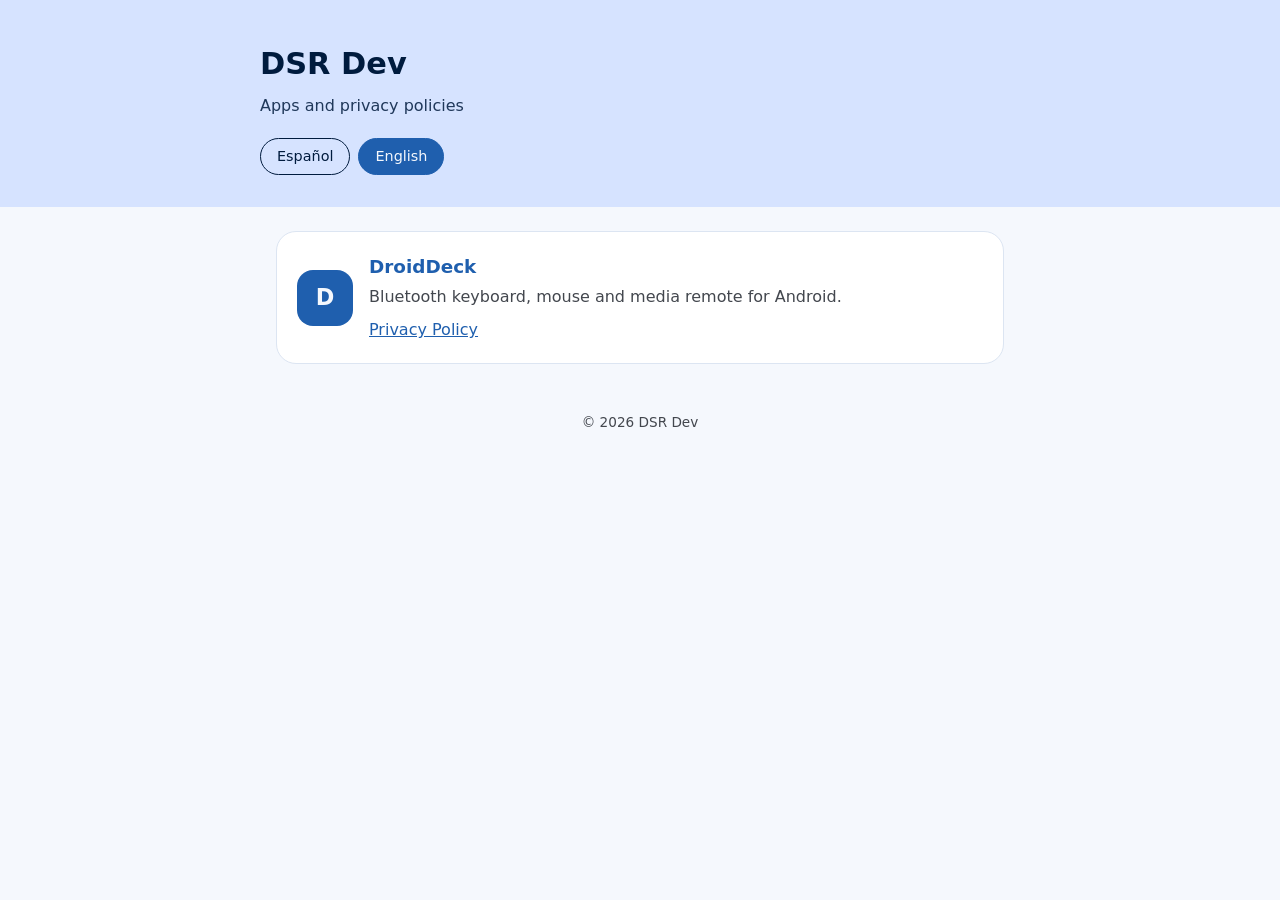
<file: index.html>
<!doctype html>
<html lang="es">
<head>
  <meta charset="utf-8">
  <meta name="viewport" content="width=device-width, initial-scale=1">
  <title>DSR Dev · Apps</title>
  <meta name="description" content="Apps de DSR Dev y sus políticas de privacidad.">
  <link rel="stylesheet" href="assets/style.css">
</head>
<body>
  <header>
    <div class="wrap">
      <h1>DSR Dev</h1>
      <p data-lang="es">Apps y políticas de privacidad</p>
      <p data-lang="en" hidden>Apps and privacy policies</p>
      <div class="lang" role="group" aria-label="Idioma / Language">
        <button type="button" data-set-lang="es" aria-pressed="true">Español</button>
        <button type="button" data-set-lang="en" aria-pressed="false">English</button>
      </div>
    </div>
  </header>

  <main class="wrap">
    <div class="apps">
      <section class="app-card">
        <div class="app-icon" aria-hidden="true">D</div>
        <div>
          <h2>DroidDeck</h2>
          <p data-lang="es">Teclado, mouse y control multimedia Bluetooth para Android.</p>
          <p data-lang="en" hidden>Bluetooth keyboard, mouse and media remote for Android.</p>
          <div class="links">
            <a href="droid-deck/privacy/" data-lang="es">Política de privacidad</a>
            <a href="droid-deck/privacy/" data-lang="en" hidden>Privacy Policy</a>
          </div>
        </div>
      </section>
    </div>
  </main>

  <footer>© 2026 DSR Dev</footer>

  <script src="assets/lang.js"></script>
</body>
</html>
</file>
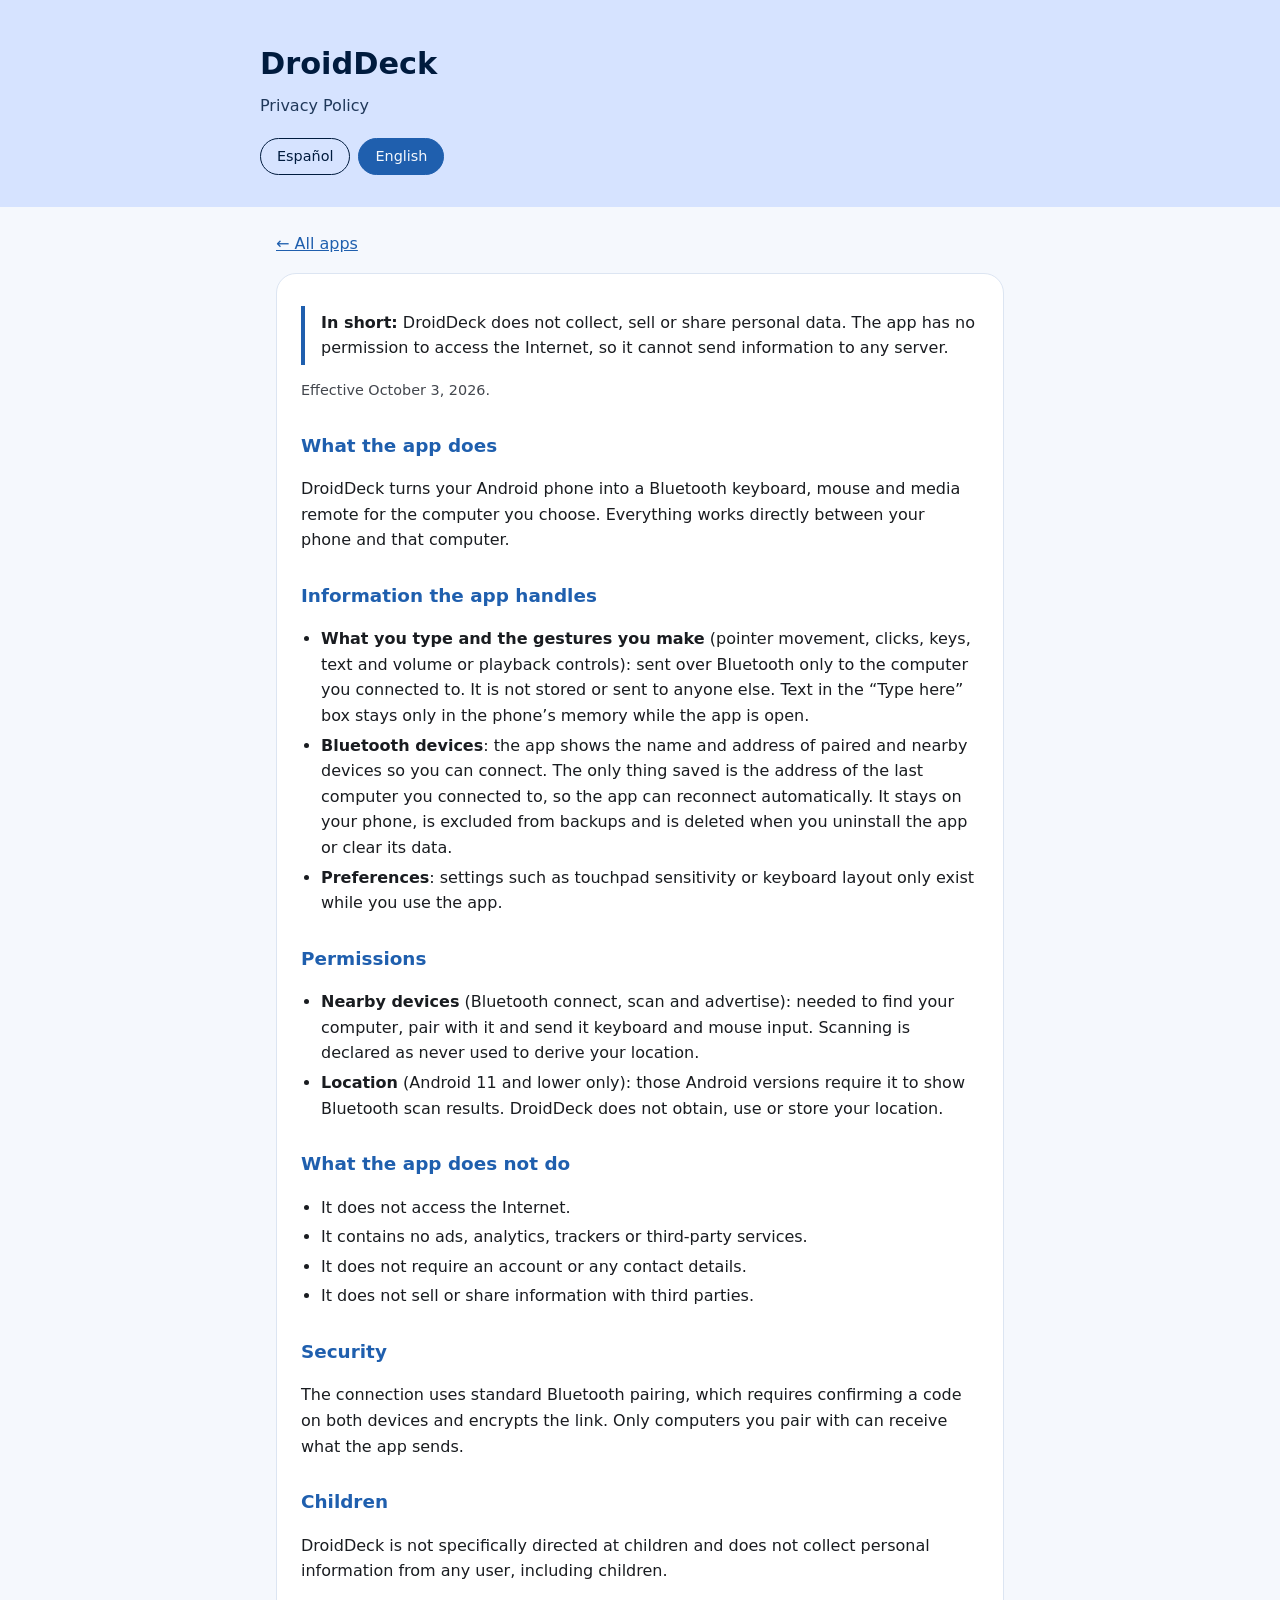
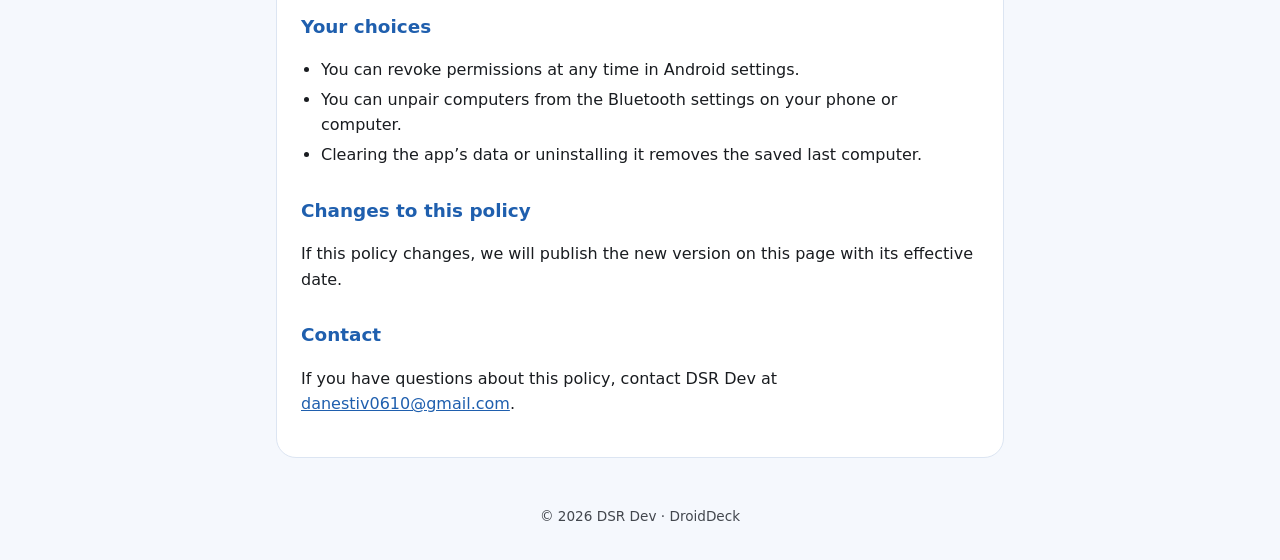
<file: droid-deck/privacy/index.html>
<!doctype html>
<html lang="es">
<head>
  <meta charset="utf-8">
  <meta name="viewport" content="width=device-width, initial-scale=1">
  <title>DroidDeck · Política de privacidad / Privacy Policy</title>
  <meta name="description" content="Política de privacidad de DroidDeck, el teclado, mouse y control multimedia Bluetooth para Android.">
  <link rel="stylesheet" href="../../assets/style.css">
</head>
<body>
  <header>
    <div class="wrap">
      <h1>DroidDeck</h1>
      <p data-lang="es">Política de privacidad</p>
      <p data-lang="en" hidden>Privacy Policy</p>
      <div class="lang" role="group" aria-label="Idioma / Language">
        <button type="button" data-set-lang="es" aria-pressed="true">Español</button>
        <button type="button" data-set-lang="en" aria-pressed="false">English</button>
      </div>
    </div>
  </header>

  <main class="wrap">
    <a class="back" href="../../" data-lang="es">← Todas las apps</a>
    <a class="back" href="../../" data-lang="en" hidden>← All apps</a>
    <!-- ===================== ESPAÑOL ===================== -->
    <article data-lang="es" lang="es">
      <p class="summary"><strong>En resumen:</strong> DroidDeck no recopila, no vende y no comparte datos personales.
        La app no tiene permiso de acceso a Internet, por lo que no puede enviar información a ningún servidor.</p>
      <p class="date">Vigente desde el 3 de octubre de 2026.</p>

      <h2>Qué hace la app</h2>
      <p>DroidDeck convierte tu teléfono Android en un teclado, mouse y control multimedia Bluetooth para el
        computador que elijas. Todo funciona directamente entre tu teléfono y ese computador.</p>

      <h2>Información que maneja la app</h2>
      <ul>
        <li><strong>Lo que escribes y los gestos que haces</strong> (movimientos del cursor, clics, teclas, texto y
          controles de volumen o reproducción): se envían por Bluetooth únicamente al computador al que te
          conectaste. No se guardan ni se envían a nadie más. El texto del cuadro “Escribe aquí” solo permanece en
          la memoria del teléfono mientras la app está abierta.</li>
        <li><strong>Dispositivos Bluetooth</strong>: la app muestra el nombre y la dirección de los equipos
          emparejados y de los equipos cercanos para que puedas conectarte. Lo único que se guarda es la dirección
          del último equipo al que te conectaste, para reconectarte automáticamente. Este dato se queda en tu
          teléfono, no se incluye en copias de seguridad y se borra al desinstalar la app o borrar sus datos.</li>
        <li><strong>Preferencias</strong>: ajustes como la sensibilidad del touchpad o la distribución de teclado
          solo existen mientras usas la app.</li>
      </ul>

      <h2>Permisos</h2>
      <ul>
        <li><strong>Dispositivos cercanos</strong> (Bluetooth: conectar, buscar y hacerse visible): necesario para
          encontrar tu computador, emparejarte y enviarle las acciones del teclado y el mouse. La búsqueda está
          declarada para no usarse nunca para obtener tu ubicación.</li>
        <li><strong>Ubicación</strong> (solo Android 11 o anterior): esas versiones de Android exigen este permiso
          para mostrar resultados de búsqueda Bluetooth. DroidDeck no obtiene, usa ni guarda tu ubicación.</li>
      </ul>

      <h2>Lo que la app no hace</h2>
      <ul>
        <li>No accede a Internet.</li>
        <li>No incluye publicidad, analíticas, rastreadores ni servicios de terceros.</li>
        <li>No pide crear una cuenta ni datos de contacto.</li>
        <li>No vende ni comparte información con terceros.</li>
      </ul>

      <h2>Seguridad</h2>
      <p>La conexión usa el emparejamiento estándar de Bluetooth, que exige confirmar un código en ambos
        dispositivos y cifra el enlace. Solo los computadores que tú emparejes pueden recibir lo que envía la app.</p>

      <h2>Niños</h2>
      <p>DroidDeck no está dirigida específicamente a menores y no recopila información personal de ningún usuario,
        incluidos los niños.</p>

      <h2>Tus opciones</h2>
      <ul>
        <li>Puedes retirar los permisos en cualquier momento desde los ajustes de Android.</li>
        <li>Puedes desvincular equipos desde los ajustes de Bluetooth del teléfono o del computador.</li>
        <li>Borrar los datos de la app o desinstalarla elimina el último equipo guardado.</li>
      </ul>

      <h2>Cambios en esta política</h2>
      <p>Si esta política cambia, publicaremos la nueva versión en esta página con su fecha de vigencia.</p>

      <h2>Contacto</h2>
      <p>Si tienes preguntas sobre esta política, escribe a DSR Dev:
        <a href="mailto:danestiv0610@gmail.com">danestiv0610@gmail.com</a>.</p>
    </article>

    <!-- ===================== ENGLISH ===================== -->
    <article data-lang="en" lang="en" hidden>
      <p class="summary"><strong>In short:</strong> DroidDeck does not collect, sell or share personal data.
        The app has no permission to access the Internet, so it cannot send information to any server.</p>
      <p class="date">Effective October 3, 2026.</p>

      <h2>What the app does</h2>
      <p>DroidDeck turns your Android phone into a Bluetooth keyboard, mouse and media remote for the computer you
        choose. Everything works directly between your phone and that computer.</p>

      <h2>Information the app handles</h2>
      <ul>
        <li><strong>What you type and the gestures you make</strong> (pointer movement, clicks, keys, text and volume or
          playback controls): sent over Bluetooth only to the computer you connected to. It is not stored or sent to
          anyone else. Text in the “Type here” box stays only in the phone’s memory while the app is open.</li>
        <li><strong>Bluetooth devices</strong>: the app shows the name and address of paired and nearby devices so you
          can connect. The only thing saved is the address of the last computer you connected to, so the app can
          reconnect automatically. It stays on your phone, is excluded from backups and is deleted when you uninstall
          the app or clear its data.</li>
        <li><strong>Preferences</strong>: settings such as touchpad sensitivity or keyboard layout only exist while you
          use the app.</li>
      </ul>

      <h2>Permissions</h2>
      <ul>
        <li><strong>Nearby devices</strong> (Bluetooth connect, scan and advertise): needed to find your computer, pair
          with it and send it keyboard and mouse input. Scanning is declared as never used to derive your location.</li>
        <li><strong>Location</strong> (Android 11 and lower only): those Android versions require it to show Bluetooth
          scan results. DroidDeck does not obtain, use or store your location.</li>
      </ul>

      <h2>What the app does not do</h2>
      <ul>
        <li>It does not access the Internet.</li>
        <li>It contains no ads, analytics, trackers or third-party services.</li>
        <li>It does not require an account or any contact details.</li>
        <li>It does not sell or share information with third parties.</li>
      </ul>

      <h2>Security</h2>
      <p>The connection uses standard Bluetooth pairing, which requires confirming a code on both devices and encrypts
        the link. Only computers you pair with can receive what the app sends.</p>

      <h2>Children</h2>
      <p>DroidDeck is not specifically directed at children and does not collect personal information from any user,
        including children.</p>

      <h2>Your choices</h2>
      <ul>
        <li>You can revoke permissions at any time in Android settings.</li>
        <li>You can unpair computers from the Bluetooth settings on your phone or computer.</li>
        <li>Clearing the app’s data or uninstalling it removes the saved last computer.</li>
      </ul>

      <h2>Changes to this policy</h2>
      <p>If this policy changes, we will publish the new version on this page with its effective date.</p>

      <h2>Contact</h2>
      <p>If you have questions about this policy, contact DSR Dev at
        <a href="mailto:danestiv0610@gmail.com">danestiv0610@gmail.com</a>.</p>
    </article>
  </main>

  <footer>© 2026 DSR Dev · DroidDeck</footer>

  <script src="../../assets/lang.js"></script>
</body>
</html>
</file>
<file: assets/style.css>
:root {
  --bg: #f5f8fd;
  --surface: #ffffff;
  --text: #191c20;
  --muted: #43474e;
  --primary: #1f5fae;
  --primary-container: #d6e3ff;
  --on-primary-container: #001b3e;
  --border: #dce5f2;
}
@media (prefers-color-scheme: dark) {
  :root {
    --bg: #0d1520;
    --surface: #172231;
    --text: #e1e2e8;
    --muted: #c3c9d6;
    --primary: #a9c7ff;
    --primary-container: #00468c;
    --on-primary-container: #d6e3ff;
    --border: #253347;
  }
}
* { box-sizing: border-box; }
body {
  margin: 0;
  background: var(--bg);
  color: var(--text);
  font: 16px/1.6 system-ui, -apple-system, "Segoe UI", Roboto, sans-serif;
}
header {
  background: var(--primary-container);
  color: var(--on-primary-container);
  padding: 40px 16px 32px;
}
.wrap { max-width: 760px; margin: 0 auto; }
header h1 { margin: 0 0 4px; font-size: 1.9rem; }
header p { margin: 0; opacity: .85; }
.lang {
  display: flex;
  gap: 8px;
  margin-top: 20px;
}
.lang button {
  font: inherit;
  font-size: .9rem;
  padding: 6px 16px;
  border-radius: 999px;
  border: 1px solid currentColor;
  background: transparent;
  color: inherit;
  cursor: pointer;
}
.lang button[aria-pressed="true"] {
  background: var(--primary);
  border-color: var(--primary);
  color: var(--bg);
}
main { padding: 24px 16px 48px; }
article {
  background: var(--surface);
  border: 1px solid var(--border);
  border-radius: 20px;
  padding: 8px 24px 24px;
}
h2 { color: var(--primary); font-size: 1.15rem; margin: 28px 0 8px; }
.summary {
  border-left: 4px solid var(--primary);
  padding: 4px 0 4px 16px;
  margin: 24px 0 8px;
}
.date { color: var(--muted); font-size: .9rem; }
ul { padding-left: 1.25rem; }
li { margin: 4px 0; }
a { color: var(--primary); }
footer { color: var(--muted); font-size: .85rem; text-align: center; padding: 0 16px 32px; }
[hidden] { display: none !important; }

/* Home page */
.apps { display: grid; gap: 16px; }
.app-card {
  display: flex;
  gap: 16px;
  align-items: center;
  background: var(--surface);
  border: 1px solid var(--border);
  border-radius: 20px;
  padding: 20px;
}
.app-icon {
  flex: none;
  width: 56px;
  height: 56px;
  border-radius: 16px;
  background: var(--primary);
  color: var(--bg);
  display: grid;
  place-items: center;
  font-weight: 700;
  font-size: 1.4rem;
}
.app-card h2 { margin: 0; }
.app-card p { margin: 2px 0 8px; color: var(--muted); }
.links { display: flex; flex-wrap: wrap; gap: 12px; }
.back { display: inline-block; margin-bottom: 16px; }
</file>
